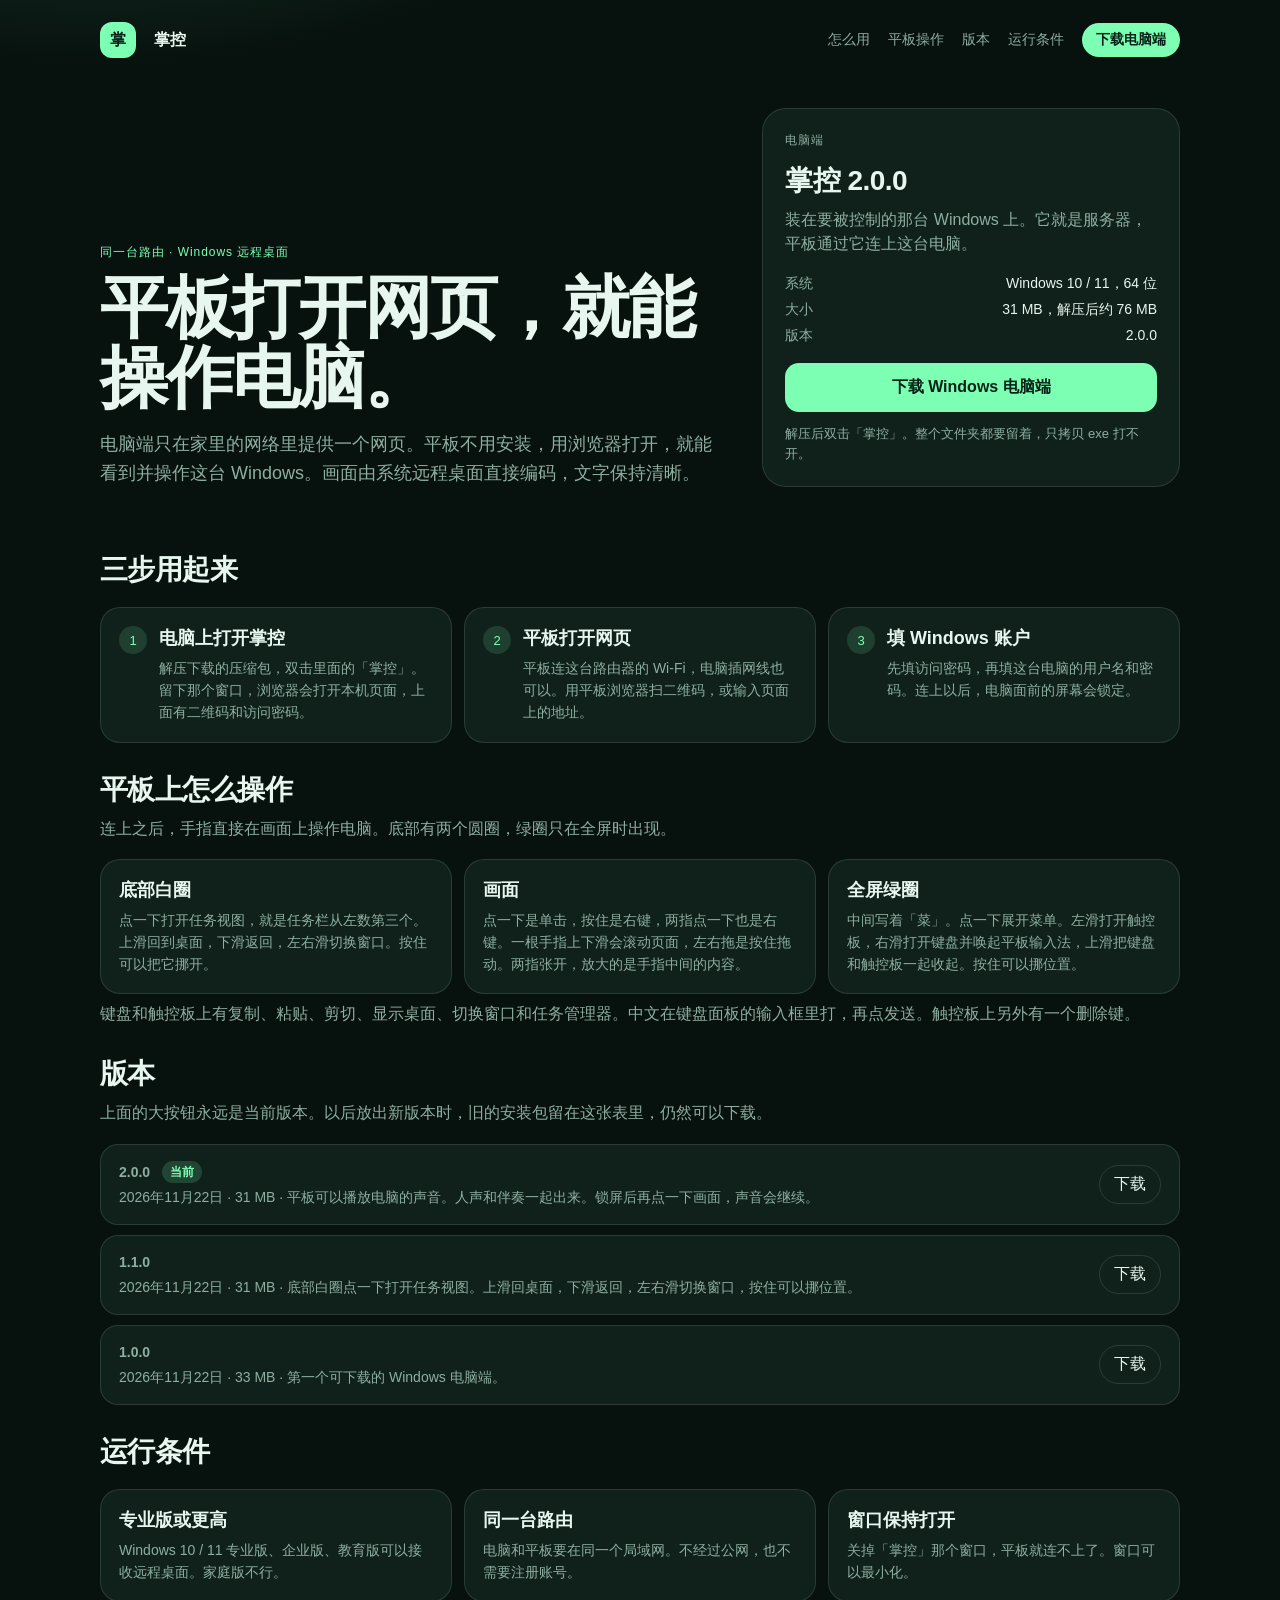
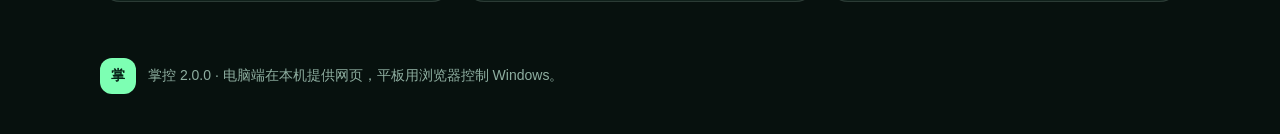
<file: site/index.html>
<!DOCTYPE html>
<html lang="zh-CN">
<head>
  <meta charset="utf-8">
  <meta name="viewport" content="width=device-width, initial-scale=1">
  <meta name="theme-color" content="#07110e">
  <title>掌控 — 平板浏览器控制 Windows</title>
  <meta name="description" content="在电脑上运行掌控，平板用浏览器打开网页就能操作这台 Windows。画面由系统远程桌面直接编码。">
  <link rel="icon" href="favicon.ico">
  <link rel="stylesheet" href="site.css">
</head>
<body>
  <header class="bar">
    <a class="brand" href="#top">
      <span class="mark" aria-hidden="true">掌</span>
      <span>掌控</span>
    </a>
    <nav>
      <a href="#use">怎么用</a>
      <a href="#operate">平板操作</a>
      <a href="#versions">版本</a>
      <a href="#need">运行条件</a>
      <a class="nav-download" href="#download">下载电脑端</a>
    </nav>
  </header>

  <main id="top">
    <section class="hero">
      <div>
        <p class="eyebrow">同一台路由 · Windows 远程桌面</p>
        <h1>平板打开网页，就能操作电脑。</h1>
        <p class="lead">电脑端只在家里的网络里提供一个网页。平板不用安装，用浏览器打开，就能看到并操作这台 Windows。画面由系统远程桌面直接编码，文字保持清晰。</p>
      </div>
      <section class="panel" id="download" aria-labelledby="download-title">
        <p class="eyebrow">电脑端</p>
        <h2 id="download-title">掌控 2.0.0</h2>
        <p>装在要被控制的那台 Windows 上。它就是服务器，平板通过它连上这台电脑。</p>
        <dl>
          <div><dt>系统</dt><dd>Windows 10 / 11，64 位</dd></div>
          <div><dt>大小</dt><dd>31 MB，解压后约 76 MB</dd></div>
          <div><dt>版本</dt><dd>2.0.0</dd></div>
        </dl>
        <a class="download" href="download/zhangkong-windows-2.0.0.zip" download="掌控-电脑端-2.0.0.zip">下载 Windows 电脑端</a>
        <p class="fine">解压后双击「掌控」。整个文件夹都要留着，只拷贝 exe 打不开。</p>
      </section>
    </section>

    <section id="use">
      <h2>三步用起来</h2>
      <ol class="steps">
        <li>
          <span>1</span>
          <div>
            <h3>电脑上打开掌控</h3>
            <p>解压下载的压缩包，双击里面的「掌控」。留下那个窗口，浏览器会打开本机页面，上面有二维码和访问密码。</p>
          </div>
        </li>
        <li>
          <span>2</span>
          <div>
            <h3>平板打开网页</h3>
            <p>平板连这台路由器的 Wi-Fi，电脑插网线也可以。用平板浏览器扫二维码，或输入页面上的地址。</p>
          </div>
        </li>
        <li>
          <span>3</span>
          <div>
            <h3>填 Windows 账户</h3>
            <p>先填访问密码，再填这台电脑的用户名和密码。连上以后，电脑面前的屏幕会锁定。</p>
          </div>
        </li>
      </ol>
    </section>

    <section id="operate">
      <h2>平板上怎么操作</h2>
      <p class="section-lead">连上之后，手指直接在画面上操作电脑。底部有两个圆圈，绿圈只在全屏时出现。</p>
      <ul class="need">
        <li>
          <h3>底部白圈</h3>
          <p>点一下打开任务视图，就是任务栏从左数第三个。上滑回到桌面，下滑返回，左右滑切换窗口。按住可以把它挪开。</p>
        </li>
        <li>
          <h3>画面</h3>
          <p>点一下是单击，按住是右键，两指点一下也是右键。一根手指上下滑会滚动页面，左右拖是按住拖动。两指张开，放大的是手指中间的内容。</p>
        </li>
        <li>
          <h3>全屏绿圈</h3>
          <p>中间写着「菜」。点一下展开菜单。左滑打开触控板，右滑打开键盘并唤起平板输入法，上滑把键盘和触控板一起收起。按住可以挪位置。</p>
        </li>
      </ul>
      <p class="section-lead">键盘和触控板上有复制、粘贴、剪切、显示桌面、切换窗口和任务管理器。中文在键盘面板的输入框里打，再点发送。触控板上另外有一个删除键。</p>
    </section>

    <section id="versions">
      <h2>版本</h2>
      <p class="section-lead">上面的大按钮永远是当前版本。以后放出新版本时，旧的安装包留在这张表里，仍然可以下载。</p>
      <ul class="versions">
        <li>
          <div>
            <p class="version-name">2.0.0 <span class="tag">当前</span></p>
            <p>2026年11月22日 · 31 MB · 平板可以播放电脑的声音。人声和伴奏一起出来。锁屏后再点一下画面，声音会继续。</p>
          </div>
          <a href="download/zhangkong-windows-2.0.0.zip" download="掌控-电脑端-2.0.0.zip">下载</a>
        </li>
        <li>
          <div>
            <p class="version-name">1.1.0</p>
            <p>2026年11月22日 · 31 MB · 底部白圈点一下打开任务视图。上滑回桌面，下滑返回，左右滑切换窗口，按住可以挪位置。</p>
          </div>
          <a href="download/zhangkong-windows-1.1.0.zip" download="掌控-电脑端-1.1.0.zip">下载</a>
        </li>
        <li>
          <div>
            <p class="version-name">1.0.0</p>
            <p>2026年11月22日 · 33 MB · 第一个可下载的 Windows 电脑端。</p>
          </div>
          <a href="download/zhangkong-windows-1.0.0.zip" download="掌控-电脑端-1.0.0.zip">下载</a>
        </li>
      </ul>
    </section>

    <section id="need">
      <h2>运行条件</h2>
      <ul class="need">
        <li>
          <h3>专业版或更高</h3>
          <p>Windows 10 / 11 专业版、企业版、教育版可以接收远程桌面。家庭版不行。</p>
        </li>
        <li>
          <h3>同一台路由</h3>
          <p>电脑和平板要在同一个局域网。不经过公网，也不需要注册账号。</p>
        </li>
        <li>
          <h3>窗口保持打开</h3>
          <p>关掉「掌控」那个窗口，平板就连不上了。窗口可以最小化。</p>
        </li>
      </ul>
    </section>
  </main>

  <footer>
    <span class="mark" aria-hidden="true">掌</span>
    <p>掌控 2.0.0 · 电脑端在本机提供网页，平板用浏览器控制 Windows。</p>
  </footer>
</body>
</html>
</file>
<file: site/site.css>
:root {
  color-scheme: dark;
  --bg: #07110e;
  --card: #10211b;
  --line: rgba(232, 244, 236, 0.12);
  --text: #e7f6ee;
  --muted: #8eaea0;
  --mint: #7dffb3;
  --mint-ink: #062117;
  font-family: "Segoe UI", "Microsoft YaHei", sans-serif;
}

* { box-sizing: border-box; }
html { scroll-behavior: smooth; }
body {
  margin: 0;
  min-height: 100vh;
  background:
    radial-gradient(880px 420px at 8% -10%, rgba(125, 255, 179, 0.16), transparent 58%),
    var(--bg);
  color: var(--text);
}
a { color: inherit; }
h1, h2, h3, p { margin: 0; }
h1 { font-size: clamp(40px, 6vw, 68px); line-height: 1.02; letter-spacing: -0.03em; }
h2 { font-size: 28px; letter-spacing: -0.02em; }
h3 { font-size: 18px; }

.bar, main, footer { width: min(1080px, calc(100% - 40px)); margin: 0 auto; }
.bar {
  display: flex;
  align-items: center;
  justify-content: space-between;
  gap: 16px;
  padding: 22px 0;
}
.brand, nav { display: flex; align-items: center; gap: 18px; }
.brand { font-weight: 700; text-decoration: none; }
.mark {
  width: 36px; height: 36px; border-radius: 12px;
  display: grid; place-items: center;
  background: var(--mint); color: var(--mint-ink); font-weight: 750;
}
nav a { color: var(--muted); text-decoration: none; font-size: 14px; }
nav a:hover { color: var(--text); }
.nav-download {
  color: var(--mint-ink) !important;
  background: var(--mint);
  border-radius: 999px;
  padding: 8px 14px;
  font-weight: 700;
}

.hero {
  display: grid;
  grid-template-columns: 1.2fr 0.8fr;
  gap: 36px;
  align-items: end;
  padding: 28px 0 64px;
}
.eyebrow { color: var(--mint); letter-spacing: 0.08em; font-size: 12px; margin-bottom: 12px; }
.lead { margin-top: 18px; max-width: 38em; color: var(--muted); font-size: 18px; line-height: 1.6; }

.panel {
  background: var(--card);
  border: 1px solid var(--line);
  border-radius: 24px;
  padding: 22px;
}
.panel h2 { margin-bottom: 8px; }
.panel p { color: var(--muted); line-height: 1.55; }
dl { margin: 18px 0; display: grid; gap: 8px; }
dl div { display: flex; justify-content: space-between; gap: 16px; font-size: 14px; }
dt { color: var(--muted); }
dd { margin: 0; }
.download {
  display: block;
  text-align: center;
  text-decoration: none;
  background: var(--mint);
  color: var(--mint-ink);
  font-weight: 750;
  border-radius: 14px;
  padding: 14px 16px;
}
.download:hover { filter: brightness(1.05); }
.fine { margin-top: 12px; font-size: 13px; }

section { padding-bottom: 28px; }
.steps, .need { list-style: none; margin: 18px 0 0; padding: 0; display: grid; gap: 12px; }
.steps { grid-template-columns: repeat(3, 1fr); }
.need { grid-template-columns: repeat(3, 1fr); }
.steps li, .need li {
  background: var(--card);
  border: 1px solid var(--line);
  border-radius: 20px;
  padding: 18px;
}
.steps li { display: grid; grid-template-columns: auto 1fr; gap: 12px; }
.steps span {
  width: 28px; height: 28px; border-radius: 50%;
  display: grid; place-items: center;
  background: rgba(125, 255, 179, 0.14); color: var(--mint); font-size: 13px;
}
.steps p, .need p { margin-top: 8px; color: var(--muted); line-height: 1.55; font-size: 14px; }
.section-lead { margin-top: 8px; color: var(--muted); line-height: 1.55; }
.versions { list-style: none; margin: 18px 0 0; padding: 0; display: grid; gap: 10px; }
.versions li {
  display: flex;
  align-items: center;
  justify-content: space-between;
  gap: 16px;
  background: var(--card);
  border: 1px solid var(--line);
  border-radius: 18px;
  padding: 16px 18px;
}
.version-name { font-weight: 700; }
.versions p { color: var(--muted); line-height: 1.5; font-size: 14px; }
.versions p + p { margin-top: 4px; }
.tag {
  display: inline-block;
  margin-left: 8px;
  padding: 2px 8px;
  border-radius: 999px;
  background: rgba(125, 255, 179, 0.16);
  color: var(--mint);
  font-size: 12px;
  font-weight: 700;
  vertical-align: 1px;
}
.versions a {
  flex: none;
  text-decoration: none;
  border: 1px solid var(--line);
  border-radius: 999px;
  padding: 8px 14px;
}
.versions a:hover { border-color: var(--mint); color: var(--mint); }

footer {
  display: flex;
  align-items: center;
  gap: 12px;
  padding: 28px 0 40px;
  color: var(--muted);
  font-size: 14px;
}

@media (max-width: 800px) {
  .bar, main, footer { width: min(1080px, calc(100% - 28px)); }
  .bar { align-items: flex-start; }
  nav { flex-wrap: wrap; justify-content: flex-end; gap: 12px; }
  .hero, .steps, .need { grid-template-columns: 1fr; }
  .versions li { align-items: flex-start; flex-direction: column; }
  .hero { padding-top: 12px; }
}
</file>
